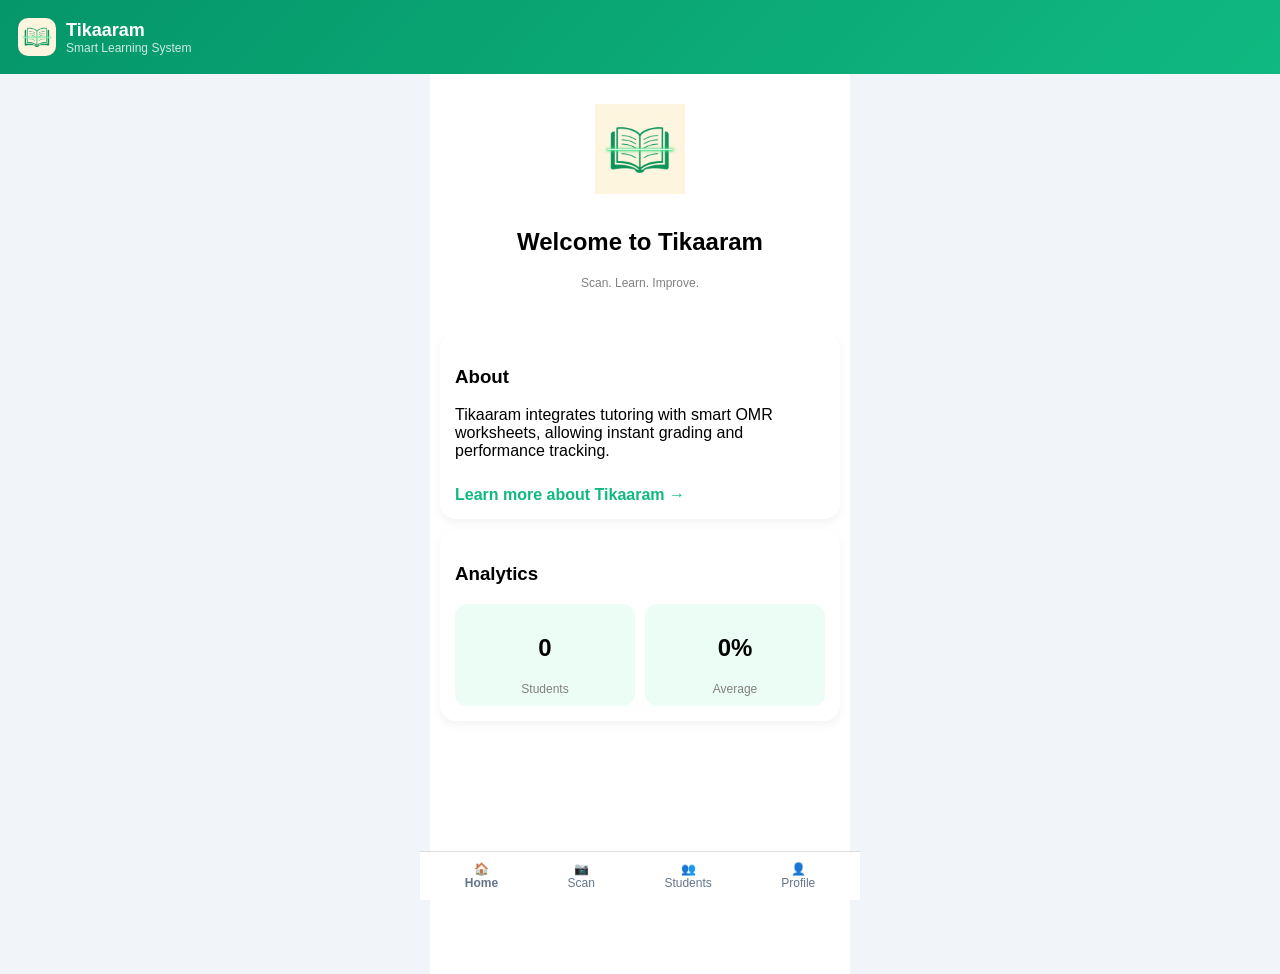
<file: index.html>
<!DOCTYPE html>
<html>
<head>
<title>Home</title>
<link rel="stylesheet" href="style.css">
<meta name="viewport" content="width=device-width, initial-scale=1.0">
</head>

<body>

<!-- FIXED HEADER -->
<div class="header fixed-header">
  <div class="logo-header">
    <img src="logo.png">
    <div class="logo-text">
      <h2>Tikaaram</h2>
      <p>Smart Learning System</p>
    </div>
  </div>
</div>

<div class="app">

<!-- HERO / SPLASH -->
<div class="hero">
  <img src="logo.png" class="hero-logo">
  <h2 class="fade-in">Welcome to Tikaaram</h2>
  <p class="small fade-in delay">Scan. Learn. Improve.</p>
</div>

<!-- CONTENT -->
<div class="card">
  <h3>About</h3>
  <p>
    Tikaaram integrates tutoring with smart OMR worksheets, allowing
    instant grading and performance tracking.
  </p>

  <!-- LINK TO ABOUT PAGE -->
  <a href="about.html" style="display:inline-block; margin-top:10px; color:#10b981; font-weight:600; text-decoration:none;">
    Learn more about Tikaaram →
  </a>
</div>

<div class="card">
  <h3>Analytics</h3>
  <div class="stats">
    <div class="stat">
      <h2 id="students">0</h2>
      <div class="small">Students</div>
    </div>
    <div class="stat">
      <h2 id="avg">0%</h2>
      <div class="small">Average</div>
    </div>
  </div>
</div>

</div>

<!-- FIXED NAV -->
<div class="navbar">
  <a href="index.html" class="active">🏠<br>Home</a>
  <a href="scan.html">📷<br>Scan</a>
  <a href="students.html">👥<br>Students</a>
  <a href="profile.html">👤<br>Profile</a>
</div>

<script src="app.js"></script>
<script>
let stats = getStats();
document.getElementById("students").innerText = stats.total;
document.getElementById("avg").innerText = stats.avg + "%";
</script>

</body>
</html>
</file>
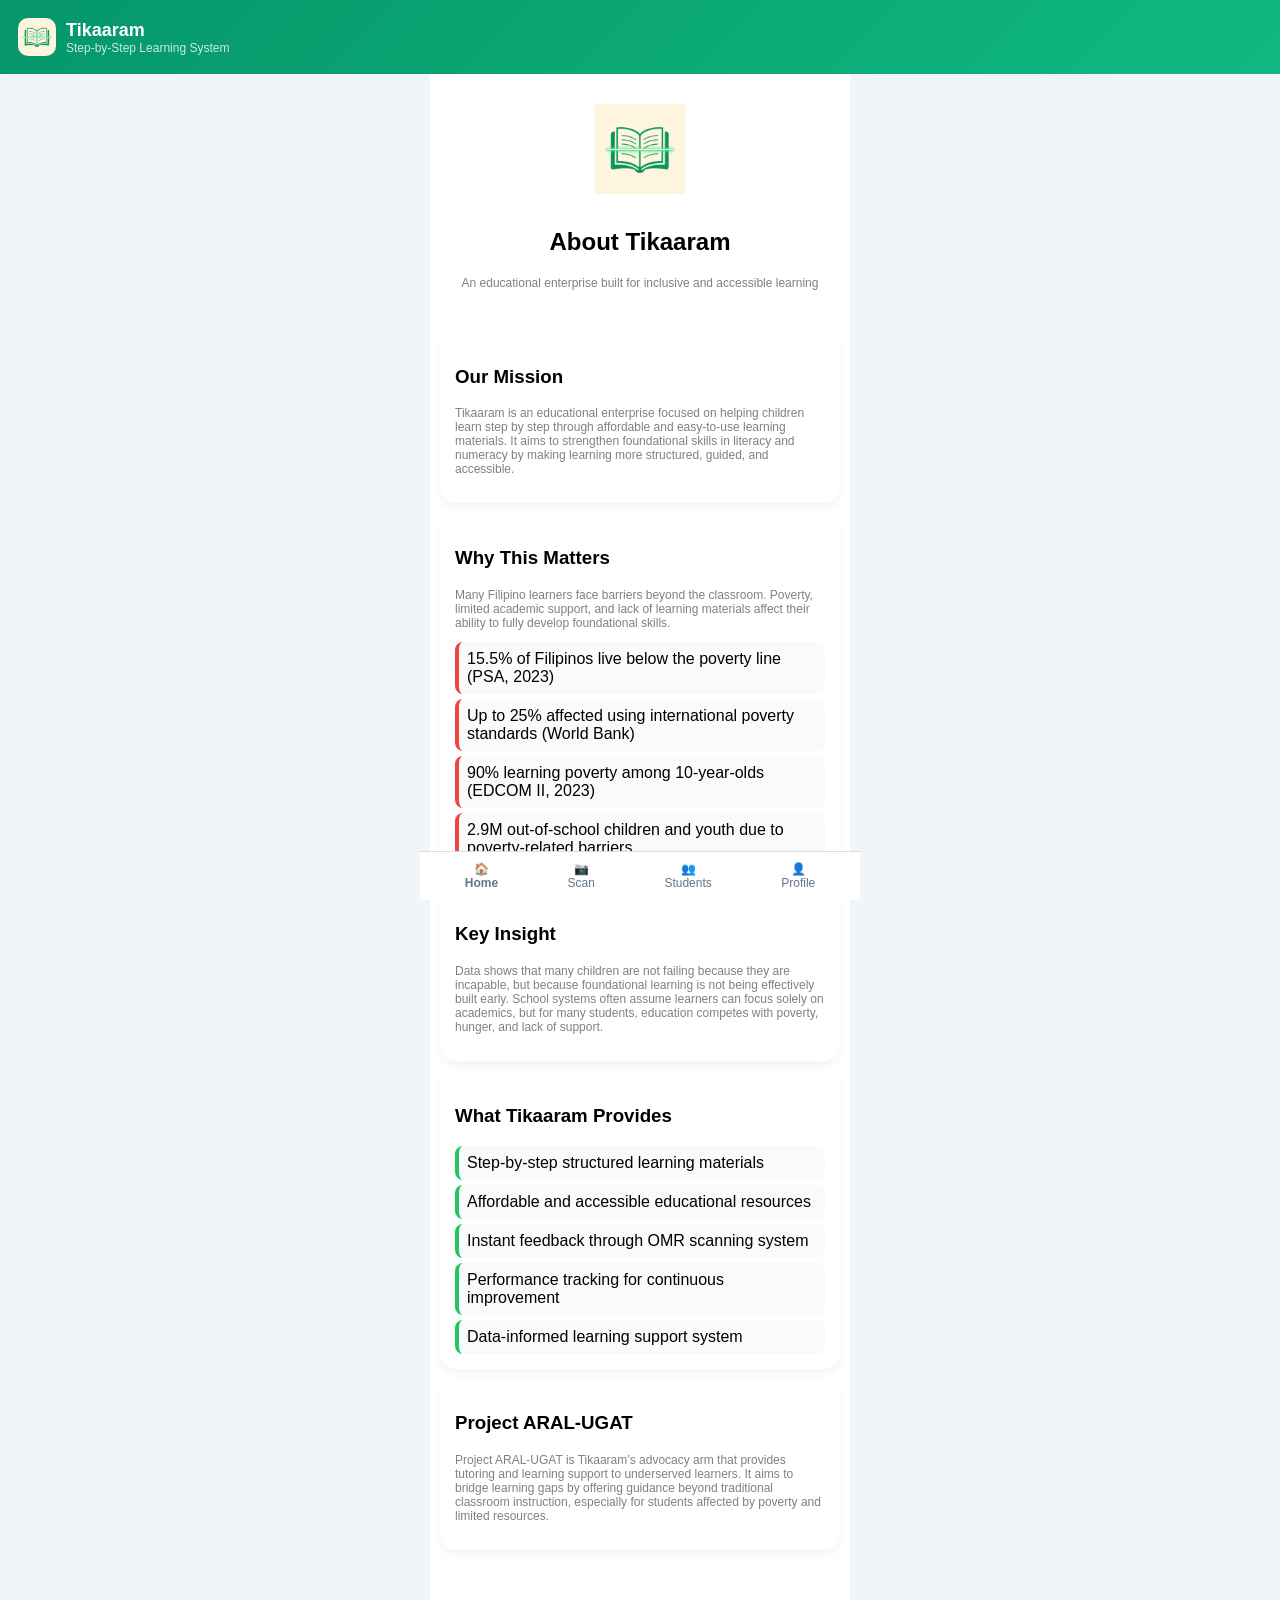
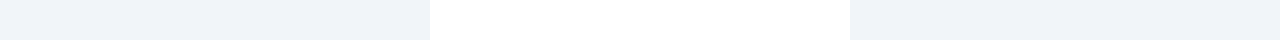
<file: about.html>
<!DOCTYPE html>
<html>
<head>
<title>About</title>
<link rel="stylesheet" href="style.css">
<meta name="viewport" content="width=device-width, initial-scale=1.0">
</head>

<body>

<!-- FIXED HEADER -->
<div class="header fixed-header">
  <div class="logo-header">
    <img src="logo.png">
    <div class="logo-text">
      <h2>Tikaaram</h2>
      <p>Step-by-Step Learning System</p>
    </div>
  </div>
</div>

<div class="app">

<!-- HERO -->
<div class="hero">
  <img src="logo.png" class="hero-logo">
  <h2 class="fade-in">About Tikaaram</h2>
  <p class="small fade-in delay">
    An educational enterprise built for inclusive and accessible learning
  </p>
</div>

<!-- MISSION -->
<div class="card fade-in delay">
  <h3>Our Mission</h3>
  <p class="small">
    Tikaaram is an educational enterprise focused on helping children learn step by step
    through affordable and easy-to-use learning materials. It aims to strengthen foundational
    skills in literacy and numeracy by making learning more structured, guided, and accessible.
  </p>
</div>

<!-- CONTEXT / PROBLEM -->
<div class="card fade-in delay-2">
  <h3>Why This Matters</h3>

  <p class="small">
    Many Filipino learners face barriers beyond the classroom. Poverty, limited academic support,
    and lack of learning materials affect their ability to fully develop foundational skills.
  </p>

  <div class="result-item wrong">
    15.5% of Filipinos live below the poverty line (PSA, 2023)
  </div>

  <div class="result-item wrong">
    Up to 25% affected using international poverty standards (World Bank)
  </div>

  <div class="result-item wrong">
    90% learning poverty among 10-year-olds (EDCOM II, 2023)
  </div>

  <div class="result-item wrong">
    2.9M out-of-school children and youth due to poverty-related barriers
  </div>
</div>

<!-- KEY INSIGHT -->
<div class="card fade-in delay-3">
  <h3>Key Insight</h3>
  <p class="small">
    Data shows that many children are not failing because they are incapable,
    but because foundational learning is not being effectively built early.
    School systems often assume learners can focus solely on academics,
    but for many students, education competes with poverty, hunger, and lack of support.
  </p>
</div>

<!-- SOLUTION -->
<div class="card">
  <h3>What Tikaaram Provides</h3>

  <div class="result-item correct">
    Step-by-step structured learning materials
  </div>

  <div class="result-item correct">
    Affordable and accessible educational resources
  </div>

  <div class="result-item correct">
    Instant feedback through OMR scanning system
  </div>

  <div class="result-item correct">
    Performance tracking for continuous improvement
  </div>

  <div class="result-item correct">
    Data-informed learning support system
  </div>
</div>

<!-- ADVOCACY -->
<div class="card">
  <h3>Project ARAL-UGAT</h3>
  <p class="small">
    Project ARAL-UGAT is Tikaaram’s advocacy arm that provides tutoring and learning support
    to underserved learners. It aims to bridge learning gaps by offering guidance beyond
    traditional classroom instruction, especially for students affected by poverty and limited resources.
  </p>
</div>

</div>

<!-- FIXED NAV -->
<div class="navbar">
  <a href="index.html" class="active">🏠<br>Home</a>
  <a href="scan.html">📷<br>Scan</a>
  <a href="students.html">👥<br>Students</a>
  <a href="profile.html">👤<br>Profile</a>
</div>

</body>
</html>
</file>
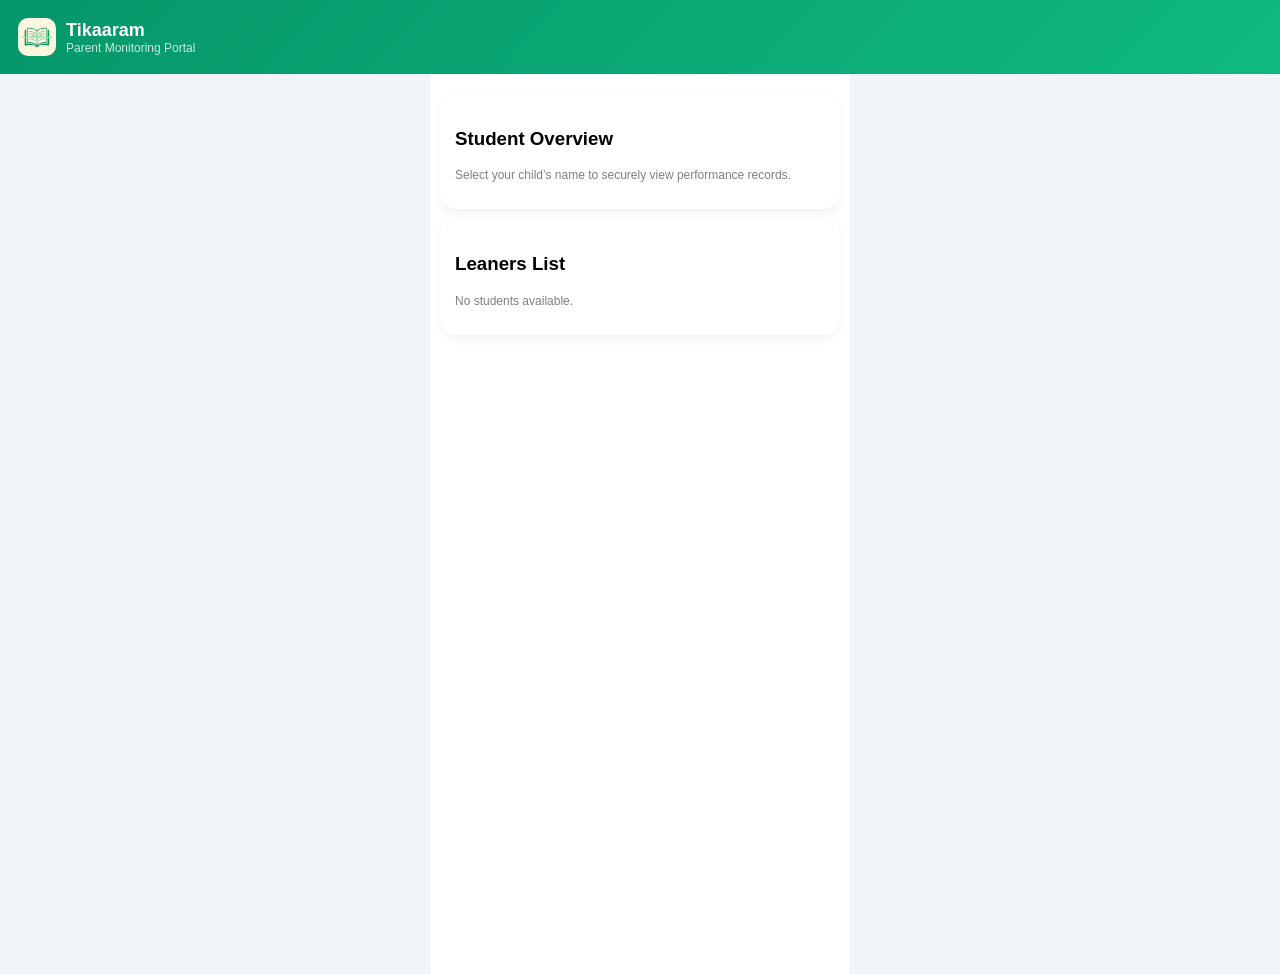
<file: parent.html>
<!DOCTYPE html>
<html>
<head>
<title>Tikaaram Parent Portal</title>
<link rel="stylesheet" href="style.css">
<meta name="viewport" content="width=device-width, initial-scale=1.0">
</head>

<body>

<!-- FIXED HEADER -->
<div class="header fixed-header">
  <div class="logo-header">
    <img src="logo.png" alt="Tikaaram Logo">
    <div class="logo-text">
      <h2>Tikaaram</h2>
      <p>Parent Monitoring Portal</p>
    </div>
  </div>
</div>

<div class="app">

<!-- TITLE -->
<div class="card fade-in">
  <h3>Student Overview</h3>
  <p class="small">
    Select your child’s name to securely view performance records.
  </p>
</div>

<!-- STUDENT LIST -->
<div class="card fade-in delay">
  <h3>Leaners List</h3>
  <div id="parentStudentList">
    <p class="small">Loading students...</p>
  </div>
</div>

</div>

<!-- =========================
     PASSCODE MODAL
========================= -->
<div id="passModal" style="
  display:none;
  position:fixed;
  top:0;left:0;
  width:100%;height:100%;
  background:rgba(0,0,0,0.6);
  justify-content:center;
  align-items:center;
  z-index:9999;
">

  <div class="card" style="width:90%;max-width:350px;">

    <h3>Enter Access Code</h3>
    <p class="small">This is required to view student records.</p>

    <input id="accessCode" placeholder="Enter code" style="
      width:100%;
      padding:10px;
      border-radius:8px;
      border:1px solid #ddd;
      margin-top:10px;
    ">

    <div style="margin-top:15px;">
      <button onclick="verifyCode()" class="primary-btn" style="width:100%;">
        Access
      </button>
      <button onclick="closePass()" style="width:100%; margin-top:10px;">
        Cancel
      </button>
    </div>

  </div>
</div>

<!-- =========================
     STUDENT DETAIL MODAL
========================= -->
<div id="detailModal" style="
  display:none;
  position:fixed;
  top:0;left:0;
  width:100%;height:100%;
  background:rgba(0,0,0,0.6);
  justify-content:center;
  align-items:center;
  z-index:9999;
">

  <div class="card" style="width:90%;max-width:400px;">

    <button onclick="closeDetail()" style="
      float:right;
      border:none;
      background:#ff4d4d;
      color:white;
      padding:5px 10px;
      border-radius:6px;
      cursor:pointer;
    ">✖</button>

    <h3 id="childName">Student</h3>

    <div id="childScores"></div>

    <hr>

    <div id="childSummary"></div>

  </div>
</div>

<script src="app.js"></script>

<script>
let selectedStudent = null;

/*
====================================================
LOAD STUDENTS (OVERVIEW ONLY)
====================================================
*/
function loadParentStudents() {
  const container = document.getElementById("parentStudentList");
  const students = getAllStudents();

  container.innerHTML = "";

  if (!students || students.length === 0) {
    container.innerHTML = "<p class='small'>No students available.</p>";
    return;
  }

  students.forEach(s => {
    const div = document.createElement("div");
    div.className = "card student-item";
    div.style.cursor = "pointer";

    div.innerHTML = `
      <h4>${s.name}</h4>
      <p class="small">Tap to view securely</p>
    `;

    div.onclick = () => openPasscode(s.id);

    container.appendChild(div);
  });
}

/*
====================================================
OPEN PASSCODE
====================================================
*/
function openPasscode(id){
  selectedStudent = getStudentById(id);

  if(!selectedStudent){
    alert("Student not found.");
    return;
  }

  document.getElementById("accessCode").value = "";
  document.getElementById("passModal").style.display = "flex";
}

/*
====================================================
VERIFY CODE
====================================================
*/
function verifyCode(){
  let code = document.getElementById("accessCode").value;

  let expected = String(selectedStudent.id).slice(-4);

  if(code === expected){
    closePass();
    showDetails();
  } else {
    alert("Incorrect access code.");
  }
}

/*
====================================================
SHOW STUDENT DETAILS
====================================================
*/
function showDetails(){
  document.getElementById("detailModal").style.display = "flex";

  document.getElementById("childName").innerText = selectedStudent.name;

  // SCORES
  let html = "";

  if(selectedStudent.scores && selectedStudent.scores.length){
    selectedStudent.scores.forEach((s,i)=>{
      html += `<p class="small">Exam ${i+1}: ${s}%</p>`;
    });
  } else {
    html = "<p class='small'>No records found.</p>";
  }

  document.getElementById("childScores").innerHTML = html;

  // SUMMARY
  let avg = selectedStudent.scores?.length
    ? (selectedStudent.scores.reduce((a,b)=>a+b,0)/selectedStudent.scores.length).toFixed(2)
    : 0;

  document.getElementById("childSummary").innerHTML = `
    <p><strong>Average:</strong> ${avg}%</p>
    <p><strong>Total Exams:</strong> ${selectedStudent.scores?.length || 0}</p>
  `;
}

/*
====================================================
CLOSE MODALS
====================================================
*/
function closePass(){
  document.getElementById("passModal").style.display = "none";
}

function closeDetail(){
  document.getElementById("detailModal").style.display = "none";
}

/*
====================================================
INIT
====================================================
*/
loadParentStudents();
</script>

</body>
</html>
</file>
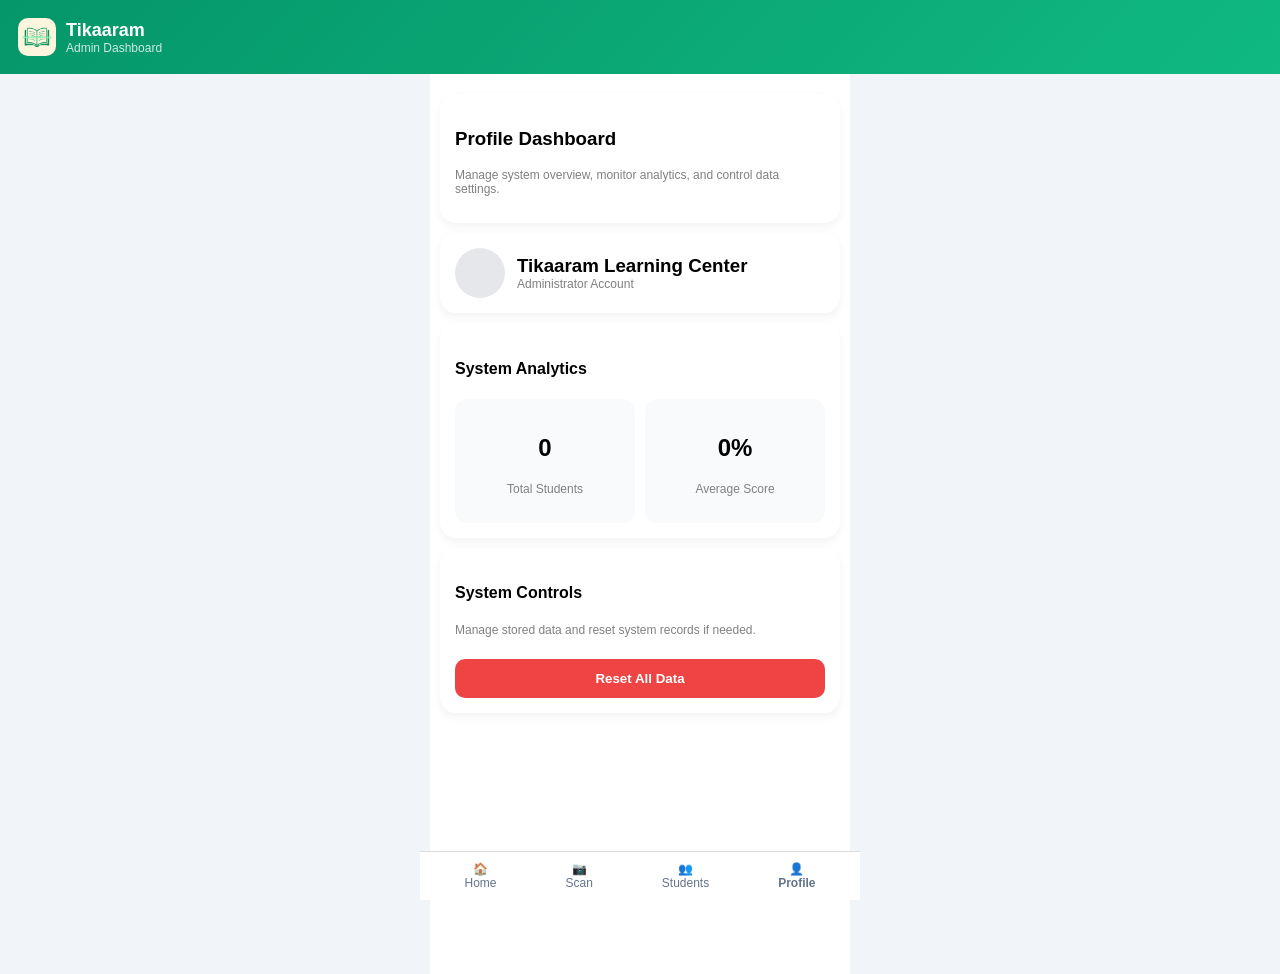
<file: profile.html>
<!DOCTYPE html>
<html>
<head>
<title>Profile</title>
<link rel="stylesheet" href="style.css">
<meta name="viewport" content="width=device-width, initial-scale=1.0">
</head>

<body>

<!-- FIXED HEADER -->
<div class="header fixed-header">
  <div class="logo-header">
    <img src="logo.png" alt="Tikaaram Logo">
    <div class="logo-text">
      <h2>Tikaaram</h2>
      <p>Admin Dashboard</p>
    </div>
  </div>
</div>

<div class="app">

<!-- PAGE TITLE -->
<div class="card fade-in">
  <h3>Profile Dashboard</h3>
  <p class="small">
    Manage system overview, monitor analytics, and control data settings.
  </p>
</div>

<!-- ADMIN PROFILE CARD -->
<div class="card fade-in delay">
  <div style="display:flex; align-items:center; gap:12px;">
    <div style="width:50px; height:50px; border-radius:50%; background:#e5e7eb;"></div>
    <div>
      <h3 style="margin:0;">Tikaaram Learning Center</h3>
      <p class="small" style="margin:0;">Administrator Account</p>
    </div>
  </div>
</div>

<!-- SYSTEM STATS -->
<div class="card fade-in delay-2">
  <h4>System Analytics</h4>

  <div class="stats-grid">
    <div class="stat-box">
      <h2 id="pStudents">0</h2>
      <p class="small">Total Students</p>
    </div>

    <div class="stat-box">
      <h2 id="pAvg">0%</h2>
      <p class="small">Average Score</p>
    </div>
  </div>
</div>

<!-- ACTIONS -->
<div class="card fade-in delay-3">
  <h4>System Controls</h4>
  <p class="small">
    Manage stored data and reset system records if needed.
  </p>

  <button class="danger-btn" onclick="reset()">
    Reset All Data
  </button>
</div>

</div>

<!-- NAVBAR -->
<div class="navbar">
  <a href="index.html">🏠<br>Home</a>
  <a href="scan.html">📷<br>Scan</a>
  <a href="students.html">👥<br>Students</a>
  <a href="profile.html" class="active">👤<br>Profile</a>
</div>

<script src="app.js"></script>

<script>
let stats = getStats();

document.getElementById("pStudents").innerText = stats.total;
document.getElementById("pAvg").innerText = stats.avg + "%";

function reset(){
  if(confirm("Are you sure you want to reset all data? This cannot be undone.")){
    localStorage.clear();
    location.reload();
  }
}
</script>

</body>
</html>
</file>
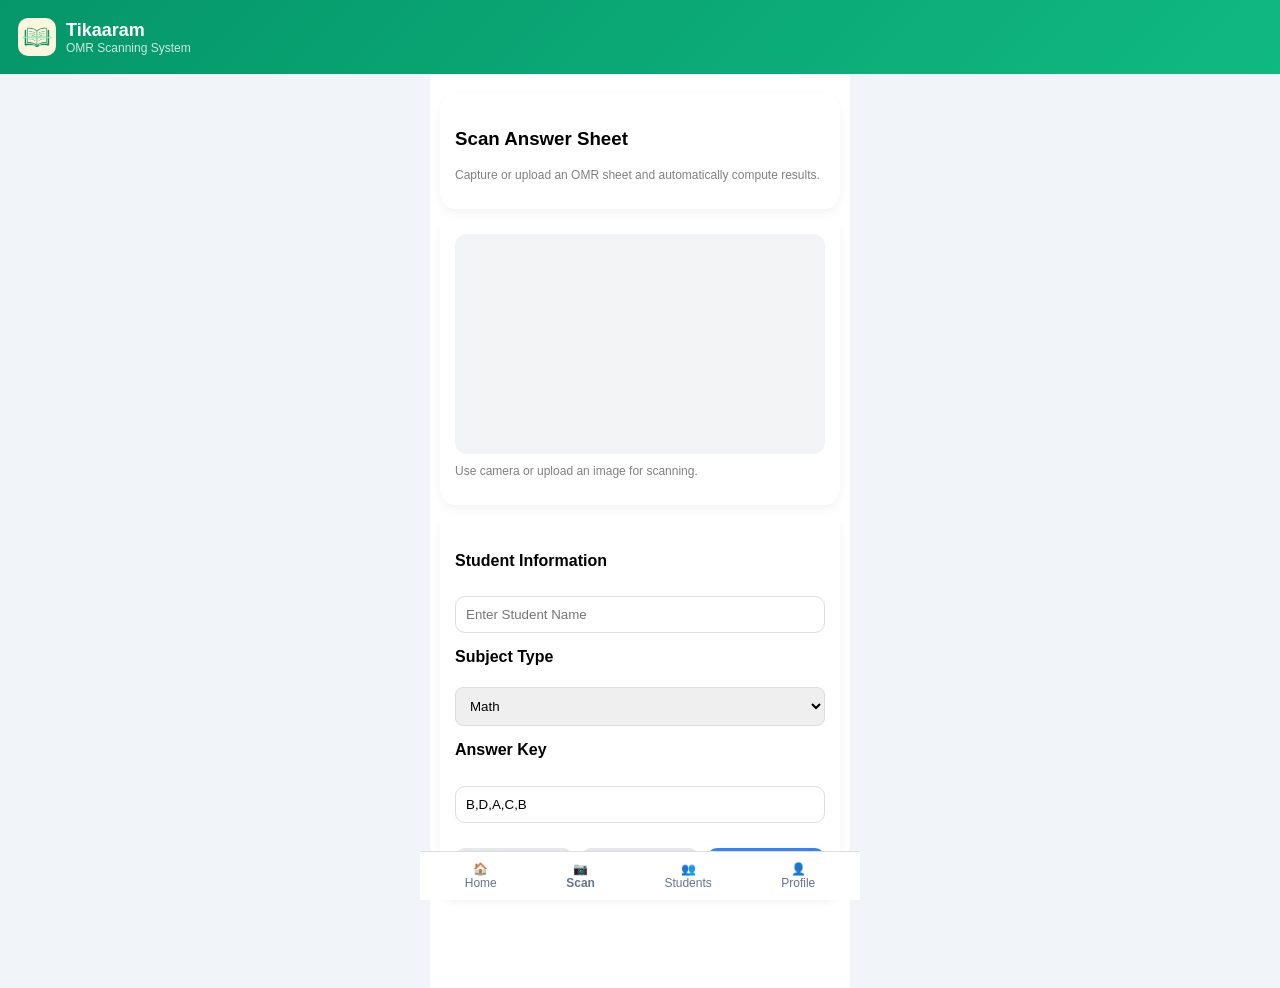
<file: scan.html>
<!DOCTYPE html>
<html>
<head>
<title>Scan</title>
<link rel="stylesheet" href="style.css">
<meta name="viewport" content="width=device-width, initial-scale=1.0">
</head>

<body>

<!-- FIXED HEADER -->
<div class="header fixed-header">
  <div class="logo-header">
    <img src="logo.png" alt="Tikaaram Logo">
    <div class="logo-text">
      <h2>Tikaaram</h2>
      <p>OMR Scanning System</p>
    </div>
  </div>
</div>

<div class="app">

<!-- PAGE TITLE -->
<div class="card fade-in">
  <h3>Scan Answer Sheet</h3>
  <p class="small">
    Capture or upload an OMR sheet and automatically compute results.
  </p>
</div>

<!-- CAMERA / PREVIEW SECTION -->
<div class="card fade-in delay">
  <div class="camera-box">
    <video id="video" autoplay></video>
    <img id="preview" style="display:none;">
  </div>

  <p class="small" style="margin-top:10px;">
    Use camera or upload an image for scanning.
  </p>
</div>

<!-- INPUT SECTION -->
<div class="card fade-in delay-2">

  <h4>Student Information</h4>
  <input id="student" placeholder="Enter Student Name">

  <!-- ✅ NEW SUBJECT SELECTOR -->
  <h4 style="margin-top:15px;">Subject Type</h4>
  <select id="subject" style="
    width:100%;
    padding:10px;
    border-radius:8px;
    border:1px solid #ddd;
  ">
    <option value="Math">Math</option>
    <option value="Literacy">Literacy</option>
  </select>

  <h4 style="margin-top:15px;">Answer Key</h4>
  <input id="key" value="B,D,A,C,B">

  <div class="button-group">
    <button onclick="startCamera()">📷 Camera</button>
    <button onclick="upload()">⬆ Upload</button>
    <button class="primary-btn" onclick="scan()">Scan Paper</button>
  </div>

  <input type="file" id="file" hidden>
</div>

</div>

<!-- NAVBAR -->
<div class="navbar">
  <a href="index.html">🏠<br>Home</a>
  <a href="scan.html" class="active">📷<br>Scan</a>
  <a href="students.html">👥<br>Students</a>
  <a href="profile.html">👤<br>Profile</a>
</div>

<!-- =========================
     MODAL RESULT
========================= -->
<div id="resultModal" style="
  display:none;
  position:fixed;
  top:0;
  left:0;
  width:100%;
  height:100%;
  background:rgba(0,0,0,0.55);
  backdrop-filter: blur(8px);
  justify-content:center;
  align-items:center;
  z-index:9999;
">

  <div style="
    width:90%;
    max-width:420px;
    background:rgba(255,255,255,0.95);
    border-radius:20px;
    padding:20px;
    box-shadow:0 20px 60px rgba(0,0,0,0.3);
    animation: popIn 0.25s ease-out;
    position:relative;
  ">

    <button onclick="closeModal()" style="
      position:absolute;
      top:10px;
      right:10px;
      width:32px;
      height:32px;
      border:none;
      border-radius:50%;
      background:#ff4d4d;
      color:white;
      font-size:16px;
      cursor:pointer;
    ">✖</button>

    <h3 style="text-align:center; margin:0;">Scan Result</h3>

    <h4 id="modalSubject" style="
      text-align:center;
      margin:5px 0;
      color:#888;
    "></h4>

    <h1 id="modalScore" style="
      text-align:center;
      margin:10px 0;
      font-size:32px;
      color:#2ecc71;
    ">--</h1>

    <div id="modalResults" style="max-height:200px; overflow:auto;"></div>

  </div>
</div>

<style>
.result-item{
  padding:10px;
  margin:6px 0;
  border-radius:10px;
  font-size:14px;
  display:flex;
  justify-content:space-between;
}

.result-item.correct{
  background:#e8f9f0;
  border-left:5px solid #2ecc71;
}

.result-item.wrong{
  background:#ffecec;
  border-left:5px solid #e74c3c;
}

@keyframes popIn{
  from{transform:scale(0.7);opacity:0;}
  to{transform:scale(1);opacity:1;}
}
</style>

<script src="app.js"></script>

<script>
let video = document.getElementById("video");
let preview = document.getElementById("preview");
let file = document.getElementById("file");

function startCamera(){
  navigator.mediaDevices.getUserMedia({ video: true })
  .then(stream => video.srcObject = stream);
}

function upload(){
  file.click();
}

file.onchange = e => {
  let url = URL.createObjectURL(e.target.files[0]);
  preview.src = url;
  preview.style.display = "block";
  video.style.display = "none";
};

/*
====================================================
SCAN FUNCTION (UPDATED WITH SUBJECT)
====================================================
*/
function scan(){
  let key = document.getElementById("key").value.split(",");
  let answers = ["B","D","A","C","B"];

  let correct = 0;
  let output = "";

  answers.forEach((a,i)=>{
    let ok = a === key[i];
    if(ok) correct++;

    output += `
      <div class="result-item ${ok ? 'correct' : 'wrong'}">
        <span>Question ${i+1}</span>
        <span>${a}</span>
      </div>
    `;
  });

  let score = `${correct}/${key.length}`;

  let name = document.getElementById("student").value || "Unknown";
  let subject = document.getElementById("subject").value;

  // SAVE WITH SUBJECT (IMPORTANT FOR FILTERING)
  saveStudent(name, [correct], subject);

  document.getElementById("modalSubject").innerText = subject;
  document.getElementById("modalScore").innerText = score;
  document.getElementById("modalResults").innerHTML = output;

  document.getElementById("resultModal").style.display = "flex";
}

/*
====================================================
CLOSE MODAL
====================================================
*/
function closeModal(){
  document.getElementById("resultModal").style.display = "none";
}
</script>

</body>
</html>
</file>
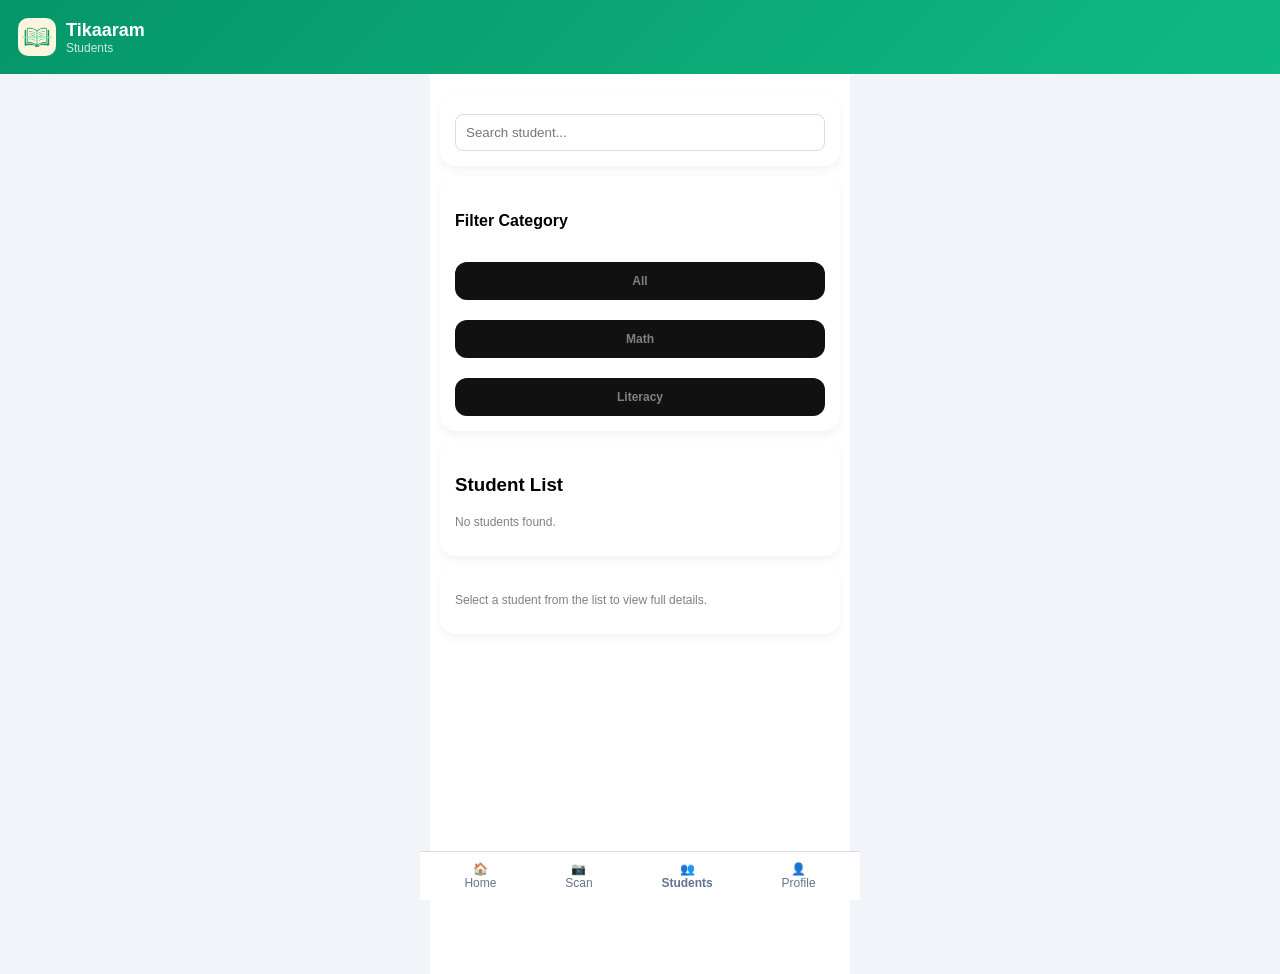
<file: students.html>
<!DOCTYPE html>
<html>
<head>
<title>Students</title>
<link rel="stylesheet" href="style.css">
<meta name="viewport" content="width=device-width, initial-scale=1.0">
</head>

<body>

<!-- FIXED HEADER -->
<div class="header fixed-header">
  <div class="logo-header">
    <img src="logo.png" alt="Tikaaram Logo">
    <div class="logo-text">
      <h2>Tikaaram</h2>
      <p>Students</p>
    </div>
  </div>
</div>

<div class="app">

<!-- SEARCH -->
<div class="card fade-in">
  <input 
    type="text" 
    id="studentSearch" 
    placeholder="Search student..." 
    oninput="filterStudents()"
    style="width:100%; padding:10px; border-radius:8px; border:1px solid #ddd;"
  />
</div>

<!-- FILTER BUTTONS (NEW) -->
<div class="card fade-in delay">
  <h4>Filter Category</h4>

  <div style="display:flex; gap:10px; flex-wrap:wrap; margin-top:10px;">

    <button onclick="setFilter('all')" class="small">All</button>
    <button onclick="setFilter('Math')" class="small">Math</button>
    <button onclick="setFilter('Literacy')" class="small">Literacy</button>

  </div>
</div>

<!-- STUDENT LIST -->
<div class="card fade-in delay">
  <h3>Student List</h3>

  <div id="studentList">
    <p class="small">Loading students...</p>
  </div>
</div>

<!-- STUDENT DETAIL PANEL -->
<div class="card fade-in delay-2" id="studentDetailPanel" style="display:none;">
  <h3>Student Profile</h3>

  <h3 id="studentName">Select a student</h3>
  <p class="small" id="studentMeta">No student selected.</p>

  <hr>

  <h3>OMR Results</h3>
  <div id="studentScores">
    <p class="small">No data loaded yet.</p>
  </div>

  <hr>

  <h3>Performance Summary</h3>
  <div id="studentSummary">
    <p class="small">Select a student to view analytics.</p>
  </div>
</div>

<!-- EMPTY STATE -->
<div class="card fade-in" id="emptyState">
  <p class="small">Select a student from the list to view full details.</p>
</div>

</div>

<!-- NAVBAR -->
<div class="navbar">
  <a href="index.html">🏠<br>Home</a>
  <a href="scan.html">📷<br>Scan</a>
  <a href="students.html" class="active">👥<br>Students</a>
  <a href="profile.html">👤<br>Profile</a>
</div>

<script src="app.js"></script>

<script>
let currentFilter = "all";

/*
====================================================
LOAD STUDENTS WITH FILTER SUPPORT
====================================================
*/
function loadStudentList() {
  const container = document.getElementById("studentList");
  const students = getAllStudents();

  container.innerHTML = "";

  if (!students || students.length === 0) {
    container.innerHTML = "<p class='small'>No students found.</p>";
    return;
  }

  students.forEach(student => {

    // FILTER LOGIC (NEW)
    if (currentFilter !== "all" && student.type !== currentFilter) {
      return;
    }

    const div = document.createElement("div");
    div.className = "card student-item fade-in";
    div.style.marginBottom = "10px";

    div.innerHTML = `
      <h4>${student.name}</h4>
      <p class="small">ID: ${student.id}</p>
      <p class="small">Type: ${student.type || "Uncategorized"}</p>
      <button class="small" onclick="renderStudentDetailInline('${student.id}')">
        View Details →
      </button>
    `;

    container.appendChild(div);
  });
}

/*
====================================================
SET FILTER FUNCTION (NEW)
====================================================
*/
function setFilter(type) {
  currentFilter = type;
  loadStudentList();
}

/*
====================================================
INLINE DETAIL VIEW (UNCHANGED CORE)
====================================================
*/
function renderStudentDetailInline(studentId) {
  const student = getStudentById(studentId);

  if (!student) return;

  document.getElementById("studentDetailPanel").style.display = "block";
  document.getElementById("emptyState").style.display = "none";

  document.getElementById("studentName").innerText = student.name;
  document.getElementById("studentMeta").innerText =
    `ID: ${student.id} • Type: ${student.type || "N/A"}`;

  const scoresEl = document.getElementById("studentScores");
  scoresEl.innerHTML = "";

  if (student.scores && student.scores.length > 0) {
    student.scores.forEach(score => {
      const p = document.createElement("p");
      p.className = "small";
      p.innerText = `${score.subject}: ${score.score}`;
      scoresEl.appendChild(p);
    });
  } else {
    scoresEl.innerHTML = "<p class='small'>No OMR results available.</p>";
  }

  const avg = student.scores?.length
    ? (student.scores.reduce((a, b) => a + b.score, 0) / student.scores.length).toFixed(2)
    : "N/A";

  document.getElementById("studentSummary").innerHTML = `
    <p class="small">Average Score: ${avg}</p>
    <p class="small">Total Subjects: ${student.scores?.length || 0}</p>
  `;
}

/*
====================================================
SEARCH FILTER
====================================================
*/
function filterStudents() {
  const input = document.getElementById("studentSearch").value.toLowerCase();
  const items = document.querySelectorAll(".student-item");

  items.forEach(item => {
    const name = item.innerText.toLowerCase();
    item.style.display = name.includes(input) ? "block" : "none";
  });
}

// INITIAL LOAD
loadStudentList();

</script>

</body>
</html>
</file>
<file: style.css>
body {
  margin: 0;
  font-family: 'Segoe UI', sans-serif;
  background: #f1f5f9;
  overflow-x: hidden;
}

/* APP CONTAINER */
.app {
  width: 100%;
  max-width: 420px;
  margin: 0 auto;
  background: white;
  min-height: 100vh;
  padding: 10px 10px 80px; /* ONLY navbar space */
  box-sizing: border-box;
}

/* HEADER (NOW NORMAL, NOT FIXED) */
.header {
  padding: 18px;
  background: linear-gradient(135deg, #059669, #10b981);
  color: white;
  width: 100%;
  box-sizing: border-box;
}

/* CARD */
.card {
  background: white;
  padding: 15px;
  border-radius: 16px;
  margin: 10px 0;
  box-shadow: 0 4px 10px rgba(0,0,0,0.05);
  width: 100%;
  box-sizing: border-box;
}

/* INPUT */
input {
  width: 100%;
  padding: 10px;
  margin-top: 5px;
  border-radius: 10px;
  border: 1px solid #ddd;
  box-sizing: border-box;
}

/* BUTTON */
button {
  width: 100%;
  padding: 12px;
  margin-top: 10px;
  border-radius: 12px;
  border: none;
  background: #111;
  color: white;
  font-weight: bold;
}

/* NAVBAR (STILL FIXED) */
.navbar {
  position: fixed;
  bottom: 0;
  left: 0;
  right: 0;
  max-width: 420px;
  margin: auto;
  display: flex;
  justify-content: space-around;
  padding: 10px;
  border-top: 1px solid #ddd;
  background: white;
  z-index: 1000;
}

.navbar a {
  text-align: center;
  font-size: 12px;
  color: #64748b;
  text-decoration: none;
}

.active {
  color: #10b981;
  font-weight: bold;
}

/* STATS */
.stats {
  display: flex;
  gap: 10px;
}

.stat {
  flex: 1;
  background: #ecfdf5;
  padding: 10px;
  border-radius: 12px;
  text-align: center;
}

/* SMALL TEXT */
.small {
  font-size: 12px;
  color: gray;
}

/* CAMERA */
.camera {
  height: 250px;
  background: black;
}

video, img {
  width: 100%;
  height: auto;
  object-fit: cover;
}

/* LOGO HEADER */
.logo-header {
  display: flex;
  align-items: center;
  gap: 10px;
}

.logo-header img {
  width: 38px;
  height: 38px;
  border-radius: 10px;
  object-fit: cover;
}

.logo-text {
  display: flex;
  flex-direction: column;
}

.logo-text h2 {
  margin: 0;
  font-size: 18px;
}

.logo-text p {
  margin: 0;
  font-size: 12px;
  opacity: 0.8;
}

/* HERO */
.hero {
  text-align: center;
  padding: 20px 10px;
}

.hero-logo {
  width: 90px;
  margin-bottom: 10px;
  animation: zoomIn 0.8s ease;
}

/* ANIMATION */
@keyframes zoomIn {
  from { transform: scale(0.6); opacity: 0; }
  to { transform: scale(1); opacity: 1; }
}

.fade-in {
  opacity: 0;
  animation: fadeUp 0.8s forwards;
}

.fade-in.delay {
  animation-delay: 0.4s;
}

@keyframes fadeUp {
  from { opacity: 0; transform: translateY(10px); }
  to { opacity: 1; transform: translateY(0); }
}

/* GRIDS */
.stats-grid {
  display: grid;
  grid-template-columns: 1fr 1fr;
  gap: 10px;
  margin-top: 10px;
}

.stat-box {
  background: #f9fafb;
  padding: 15px;
  border-radius: 12px;
  text-align: center;
}

/* BUTTONS */
.danger-btn {
  width: 100%;
  padding: 12px;
  margin-top: 10px;
  background: #ef4444;
  color: white;
  border: none;
  border-radius: 10px;
  font-weight: bold;
}

.primary-btn {
  background: #3b82f6 !important;
  color: white;
}

.button-group {
  display: flex;
  gap: 8px;
  margin-top: 15px;
}

.button-group button {
  flex: 1;
  padding: 10px;
  border: none;
  border-radius: 10px;
  background: #e5e7eb;
  font-weight: bold;
}

/* CAMERA BOX */
.camera-box {
  width: 100%;
  height: 220px;
  border-radius: 12px;
  overflow: hidden;
  background: #f3f4f6;
  display: flex;
  align-items: center;
  justify-content: center;
}

.camera-box video,
.camera-box img {
  width: 100%;
  height: 100%;
  object-fit: cover;
}

/* RESULTS */
.result-item {
  padding: 8px;
  border-radius: 8px;
  margin-top: 5px;
  background: #f9fafb;
}

.result-item.correct {
  border-left: 4px solid #22c55e;
}

.result-item.wrong {
  border-left: 4px solid #ef4444;
}

/* RESPONSIVE */
@media (max-width: 600px) {
  .logo-header {
    flex-direction: column;
    text-align: center;
  }

  .hero h2 {
    font-size: 22px;
  }

  .hero p {
    font-size: 14px;
  }

  .stat h2 {
    font-size: 20px;
  }

  .navbar a {
    font-size: 12px;
    padding: 8px;
  }
}
</file>
